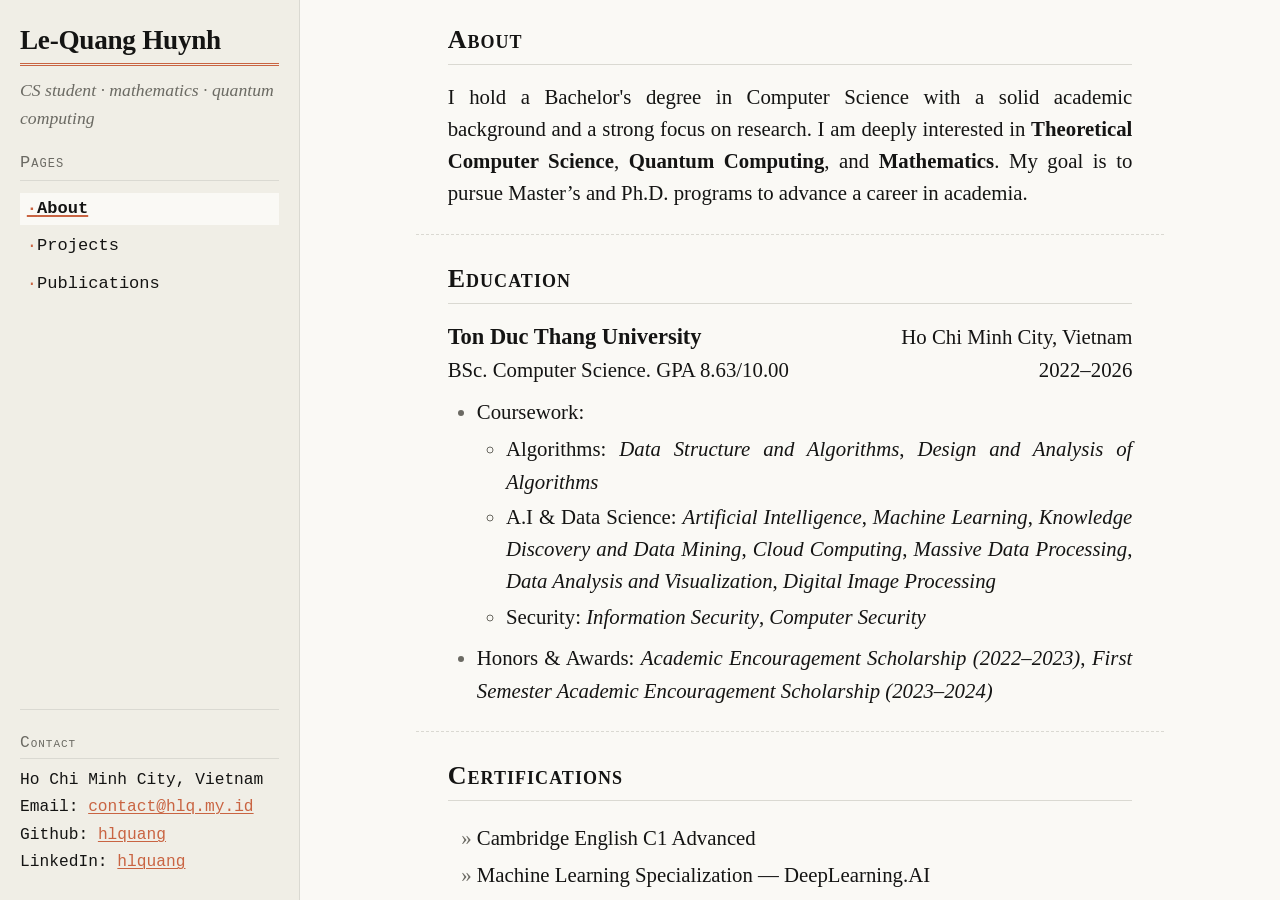
<file: index.html>
<!DOCTYPE html>
<html lang="en">
<head>
  <meta charset="utf-8">
  <meta name="viewport" content="width=device-width, initial-scale=1">
  <title>Le-Quang Huynh — Homepage</title>
  <meta name="description" content="Personal homepage of Le-Quang Huynh">
  <meta property="og:type" content="website">
  <meta property="og:site_name" content="Le-Quang Huynh">
  <meta property="og:title" content="Le-Quang Huynh — Homepage">
  <meta property="og:description" content="Personal homepage of Le-Quang Huynh">
  <meta property="og:url" content="https://hlq.my.id/">
  <meta property="og:image" content="https://hlq.my.id/logo.png">
  <meta property="og:image:width" content="576">
  <meta property="og:image:height" content="576">
  <meta name="twitter:card" content="summary">
  <meta name="twitter:title" content="Le-Quang Huynh — Homepage">
  <meta name="twitter:description" content="Personal homepage of Le-Quang Huynh">
  <meta name="twitter:image" content="https://hlq.my.id/logo.png">
  <link rel="stylesheet" href="style.css">
  <link rel="icon" href="logo.png" type="image/png">
</head>
<body>
  <a class="skip" href="#main">Skip to content</a>

  <div class="shell">
    <aside class="sidebar">
      <header class="site-head">
        <h1>Le-Quang Huynh</h1>
        <p class="tagline">CS student &middot; mathematics &middot; quantum computing</p>
      </header>

      <nav class="mono pages" aria-label="Pages">
        <p class="nav-label">Pages</p>
        <a href="index.html" aria-current="page">About</a>
        <a href="projects.html">Projects</a>
        <a href="publications.html">Publications</a>
      </nav>

      <div class="contact-block mono">
        <p class="nav-label">Contact</p>
        <p>
          Ho Chi Minh City, Vietnam<br>
          Email: <a href="mailto:contact@hlq.my.id">contact@hlq.my.id</a><br>
          Github: <a href="https://github.com/hlquang">hlquang</a><br>
          LinkedIn: <a href="https://linkedin.com/in/hlquang">hlquang</a>
        </p>
      </div>
    </aside>

    <main id="main" tabindex="-1">
      <section id="about" aria-labelledby="about-h">
        <h2 id="about-h">About</h2>
        <p>
          I hold a Bachelor's degree in Computer Science with a solid academic
          background and a strong focus on research. I am deeply interested in
          <strong>Theoretical Computer Science</strong>, <strong>Quantum Computing</strong>, 
          and <strong>Mathematics</strong>. My goal is to pursue Master’s and Ph.D. programs 
          to advance a career in academia.
        </p>
      </section>

      <hr>

      <section id="education" aria-labelledby="education-h">
        <h2 id="education-h">Education</h2>
        <div class="education-entry">
          <div class="edu-line">
            <strong>Ton Duc Thang University</strong>
            <span class="edu-meta">Ho Chi Minh City, Vietnam</span>
          </div>
          <div class="edu-line">
            <span>BSc. Computer Science. GPA 8.63/10.00</span>
            <span class="edu-meta">2022&ndash;2026</span>
          </div>
          <ul>
            <li>
              Coursework:
              <ul>
                <li>Algorithms: <i>Data Structure and Algorithms</i>, <i>Design and Analysis of Algorithms</i></li>
                <li>A.I & Data Science: <i>Artificial Intelligence</i>, <i>Machine Learning</i>, <i>Knowledge Discovery and Data Mining</i>, <i>Cloud Computing</i>, <i>Massive Data Processing</i>, <i>Data Analysis and Visualization</i>, <i>Digital Image Processing</i></li>
                <li>Security: <i>Information Security</i>, <i>Computer Security</i></li>
              </ul>
            </li>
            <li>
              Honors &amp; Awards: <i>Academic Encouragement Scholarship
              (2022&ndash;2023)</i>, <i>First Semester Academic Encouragement
              Scholarship (2023&ndash;2024)</i>
            </li>
          </ul>
        </div>
      </section>

      <hr>

      <section id="certifications" aria-labelledby="certifications-h">
        <h2 id="certifications-h">Certifications</h2>
        <ul class="plain">
          <li>Cambridge English C1 Advanced</li>
          <li>Machine Learning Specialization &mdash; DeepLearning.AI</li>
          <li>SEA Quantathon (QC4SG 2026) Finalists</li>
        </ul>
      </section>

      <hr>

      <section id="skills" aria-labelledby="skills-h">
        <h2 id="skills-h">Skills</h2>
        <ul class="plain">
          <li>Programming Languages: <i>Python</i>, <i>Java</i>, <i>C/C++</i></li>
          <li>Frameworks &amp; Libraries: <i>OpenCV</i>, <i>Qiskit</i>, <i>PennyLane</i>, <i>TensorFlow</i>, <i>PyTorch</i></li>
        </ul>
      </section>
    </main>
  </div>
</body>
</html>
</file>
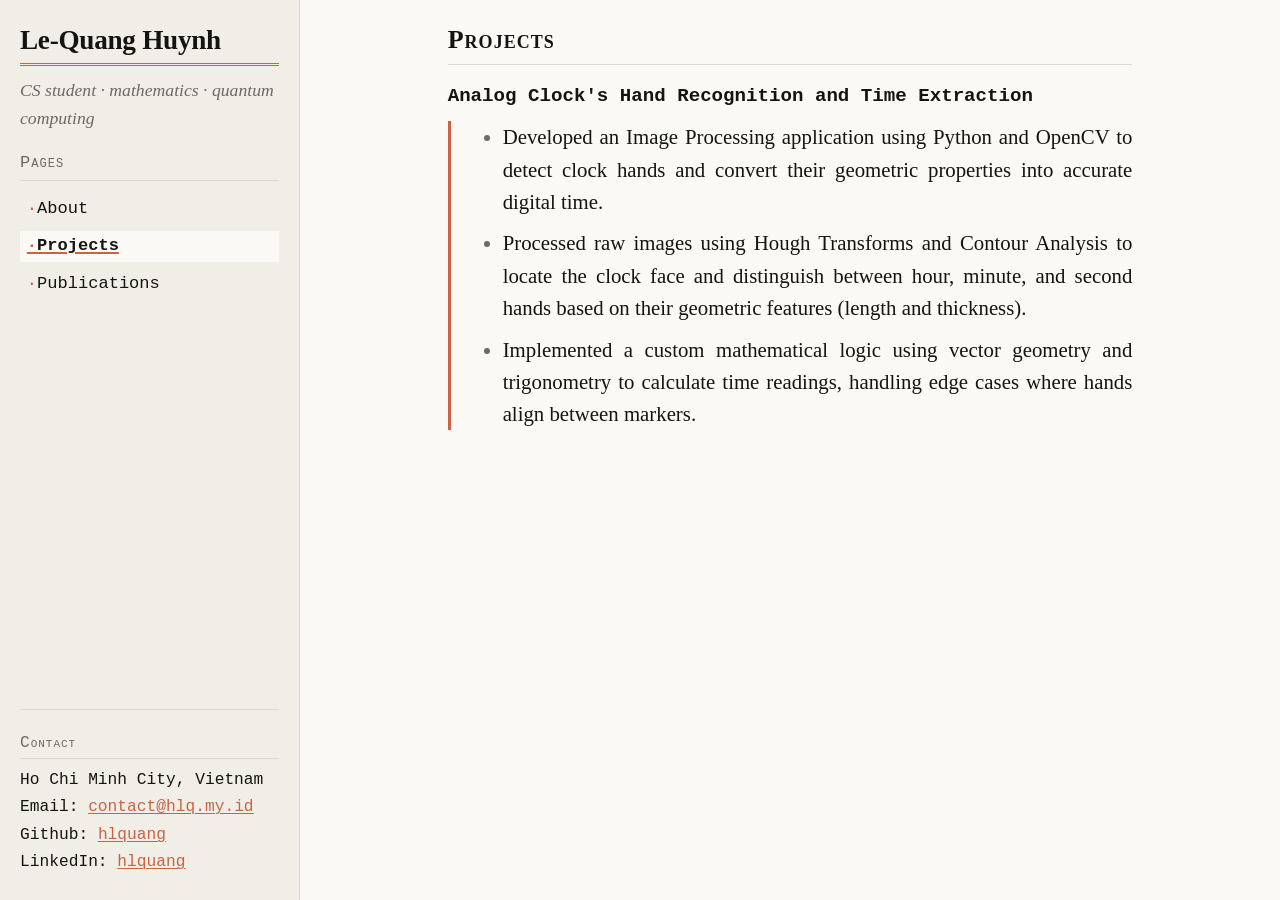
<file: projects.html>
<!DOCTYPE html>
<html lang="en">
<head>
  <meta charset="utf-8">
  <meta name="viewport" content="width=device-width, initial-scale=1">
  <title>Projects — Le-Quang Huynh</title>
  <meta name="description" content="Projects by Le-Quang Huynh">
  <meta property="og:type" content="website">
  <meta property="og:site_name" content="Le-Quang Huynh">
  <meta property="og:title" content="Projects — Le-Quang Huynh">
  <meta property="og:description" content="Projects by Le-Quang Huynh">
  <meta property="og:url" content="https://hlq.my.id/projects.html">
  <meta property="og:image" content="https://hlq.my.id/logo.png">
  <meta property="og:image:width" content="576">
  <meta property="og:image:height" content="576">
  <meta name="twitter:card" content="summary">
  <meta name="twitter:title" content="Projects — Le-Quang Huynh">
  <meta name="twitter:description" content="Projects by Le-Quang Huynh">
  <meta name="twitter:image" content="https://hlq.my.id/logo.png">
  <link rel="stylesheet" href="style.css">
  <link rel="icon" href="logo.png" type="image/png">
</head>
<body>
  <a class="skip" href="#main">Skip to content</a>

  <div class="shell">
    <aside class="sidebar">
      <header class="site-head">
        <h1>Le-Quang Huynh</h1>
        <p class="tagline">CS student &middot; mathematics &middot; quantum computing</p>
      </header>

      <nav class="mono pages" aria-label="Pages">
        <p class="nav-label">Pages</p>
        <a href="index.html">About</a>
        <a href="projects.html" aria-current="page">Projects</a>
        <a href="publications.html">Publications</a>
      </nav>

      <div class="contact-block mono">
        <p class="nav-label">Contact</p>
        <p>
          Ho Chi Minh City, Vietnam<br>
          Email: <a href="mailto:contact@hlq.my.id">contact@hlq.my.id</a><br>
          Github: <a href="https://github.com/hlquang">hlquang</a><br>
          LinkedIn: <a href="https://linkedin.com/in/hlquang">hlquang</a>
        </p>
      </div>
    </aside>

    <main id="main" tabindex="-1">
      <section id="projects" aria-labelledby="projects-h">
        <h2 id="projects-h">Projects</h2>
        <dl>
          <dt>Analog Clock's Hand Recognition and Time Extraction</dt>
          <dd>
            <ul class="project-points">
              <li>Developed an Image Processing application using Python and OpenCV to detect clock hands and convert their geometric properties into accurate digital time.</li>
              <li>Processed raw images using Hough Transforms and Contour Analysis to locate the clock face and distinguish between hour, minute, and second hands based on their geometric features (length and thickness).</li>
              <li>Implemented a custom mathematical logic using vector geometry and trigonometry to calculate time readings, handling edge cases where hands align between markers.</li>
            </ul>
          </dd>
        </dl>
      </section>
    </main>
  </div>
</body>
</html>
</file>
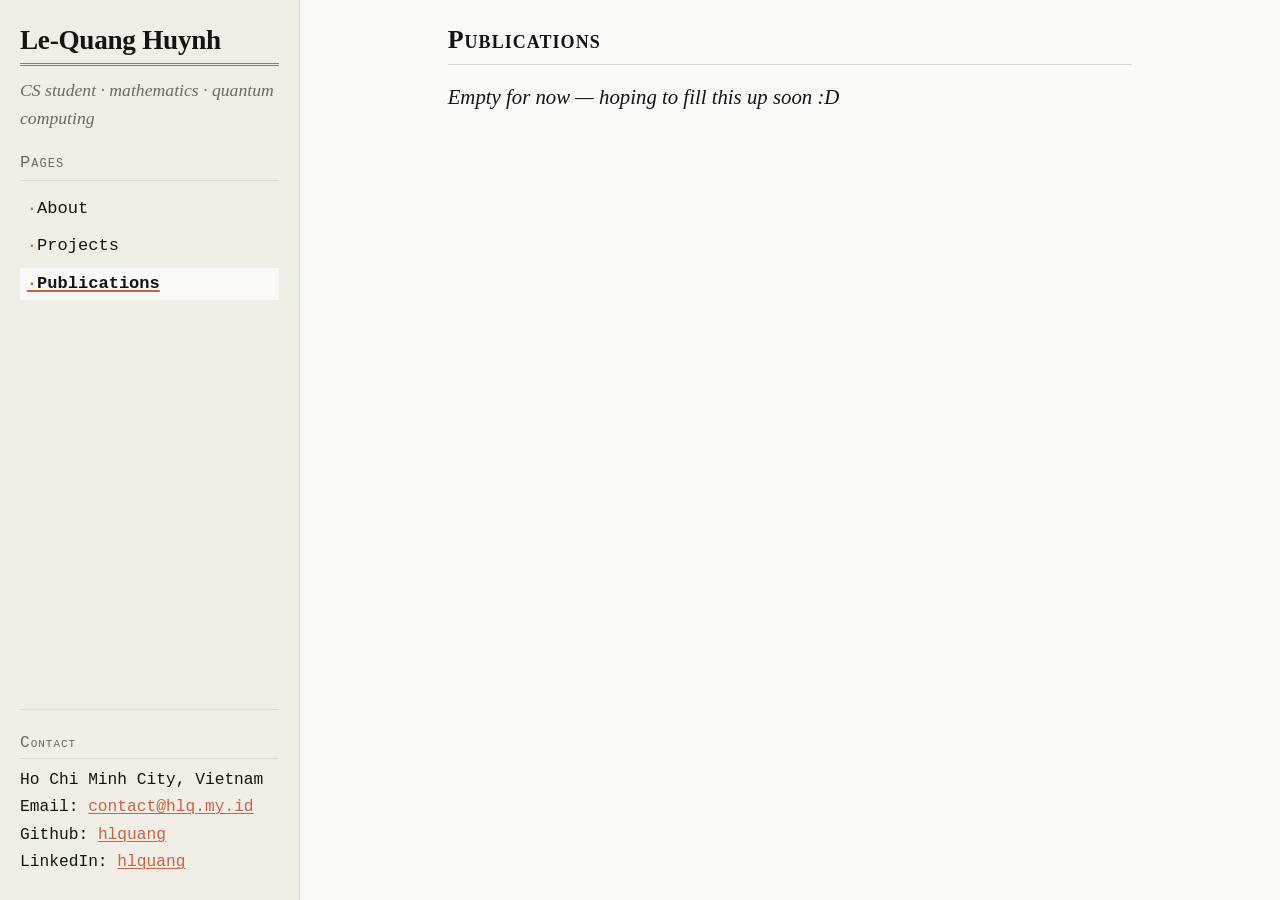
<file: publications.html>
<!DOCTYPE html>
<html lang="en">
<head>
  <meta charset="utf-8">
  <meta name="viewport" content="width=device-width, initial-scale=1">
  <title>Publications — Le-Quang Huynh</title>
  <meta name="description" content="Publications by Le-Quang Huynh">
  <meta property="og:type" content="website">
  <meta property="og:site_name" content="Le-Quang Huynh">
  <meta property="og:title" content="Publications — Le-Quang Huynh">
  <meta property="og:description" content="Publications by Le-Quang Huynh">
  <meta property="og:url" content="https://hlq.my.id/publications.html">
  <meta property="og:image" content="https://hlq.my.id/logo.png">
  <meta property="og:image:width" content="576">
  <meta property="og:image:height" content="576">
  <meta name="twitter:card" content="summary">
  <meta name="twitter:title" content="Publications — Le-Quang Huynh">
  <meta name="twitter:description" content="Publications by Le-Quang Huynh">
  <meta name="twitter:image" content="https://hlq.my.id/logo.png">
  <link rel="stylesheet" href="style.css">
  <link rel="icon" href="logo.png" type="image/png">
</head>
<body>
  <a class="skip" href="#main">Skip to content</a>

  <div class="shell">
    <aside class="sidebar">
      <header class="site-head">
        <h1>Le-Quang Huynh</h1>
        <p class="tagline">CS student &middot; mathematics &middot; quantum computing</p>
      </header>

      <nav class="mono pages" aria-label="Pages">
        <p class="nav-label">Pages</p>
        <a href="index.html">About</a>
        <a href="projects.html">Projects</a>
        <a href="publications.html" aria-current="page">Publications</a>
      </nav>

      <div class="contact-block mono">
        <p class="nav-label">Contact</p>
        <p>
          Ho Chi Minh City, Vietnam<br>
          Email: <a href="mailto:contact@hlq.my.id">contact@hlq.my.id</a><br>
          Github: <a href="https://github.com/hlquang">hlquang</a><br>
          LinkedIn: <a href="https://linkedin.com/in/hlquang">hlquang</a>
        </p>
      </div>
    </aside>

    <main id="main" tabindex="-1">
      <section id="publications" aria-labelledby="publications-h">
        <h2 id="publications-h">Publications</h2>
        <p><em>Empty for now — hoping to fill this up soon :D</em></p>
      </section>
    </main>
  </div>
</body>
</html>
</file>
<file: style.css>
/* Retro academic CV — hand-written, no frameworks. Claude-inspired light theme. */

:root {
  --bg: #faf9f5;
  --panel: #f0eee6;
  --text: #141413;
  --muted: #6b6a63;
  --rule: #dad9d2;
  --accent: #c96442;
  --accent-hover: #a94f32;
}

* {
  box-sizing: border-box;
}

html,
body {
  height: 100%;
}

html {
  scroll-behavior: smooth;
}

@media (prefers-reduced-motion: reduce) {
  html {
    scroll-behavior: auto;
  }
}

body {
  margin: 0;
  overflow: hidden;
  background: var(--bg);
  color: var(--text);
  font-family: Georgia, "Times New Roman", "Noto Serif", serif;
  font-size: clamp(1.08rem, 1rem + 0.45vw, 1.3rem);
  line-height: 1.55;
}

::selection {
  background: var(--accent);
  color: var(--bg);
}

.mono,
nav,
.contact-block,
dt {
  font-family: ui-monospace, Menlo, Consolas, "Courier New", monospace;
}

/* Shell layout: fixed sidebar + scrolling main pane */

.shell {
  display: grid;
  grid-template-columns: minmax(260px, 300px) 1fr;
  height: 100dvh;
}

.sidebar {
  display: flex;
  flex-direction: column;
  background: var(--panel);
  border-right: 1px solid var(--rule);
  padding: 1.5rem 1.25rem;
  overflow-y: auto;
}

.site-head h1 {
  font-size: clamp(1.3rem, 1.15rem + 0.7vw, 1.7rem);
  line-height: 1.2;
  letter-spacing: -0.01em;
  margin: 0 0 0.4em;
  border-bottom: 3px double var(--accent);
  padding-bottom: 0.25em;
}

.site-head h1 a {
  color: inherit;
  text-decoration: none;
}

.tagline {
  font-style: italic;
  color: var(--muted);
  font-size: 0.85em;
  margin: 0 0 1em;
}

nav {
  display: flex;
  flex-direction: column;
  gap: 0.35em;
  font-size: 0.82em;
}

.nav-label {
  font-variant: small-caps;
  letter-spacing: 0.06em;
  color: var(--muted);
  border-bottom: 1px solid var(--rule);
  padding-bottom: 0.2em;
  margin: 0 0 0.4em;
}

nav.pages {
  margin-bottom: 1.5em;
}

nav a[aria-current="page"] {
  font-weight: bold;
  background: var(--bg);
  text-decoration: underline;
  text-decoration-color: var(--accent);
  text-decoration-thickness: 2px;
  text-underline-offset: 0.12em;
}

.contact-block {
  font-size: 0.78em;
  margin-top: auto;
  padding-top: 1.25em;
  border-top: 1px solid var(--rule);
}

.contact-block p:not(.nav-label) {
  margin: 0;
  line-height: 1.7;
}

main {
  overflow-y: auto;
  outline: none;
  scroll-behavior: smooth;
}

.content-col,
main > * {
  max-width: 72ch;
  margin-inline: auto;
}

#top {
  position: absolute;
}

/* Sidebar nav links — retro bracket style */

nav a {
  text-decoration: none;
  color: var(--text);
  padding: 0.15em 0.4em;
}

nav a::before {
  content: "\00b7 ";
  color: var(--accent);
}

nav a:hover,
nav a:focus-visible {
  background: var(--bg);
  text-decoration: underline;
  text-decoration-color: var(--accent);
  text-underline-offset: 0.12em;
}

/* Sections & rules */

main section {
  margin-block: 1.25rem;
  padding-inline: clamp(1rem, 3vw, 2rem);
}

main hr {
  width: min(72ch, calc(100% - 2 * clamp(1rem, 3vw, 2rem)));
}

hr {
  border: 0;
  border-top: 1px dashed var(--rule);
  margin: 1.5rem auto;
}

h2 {
  font-size: 1.25em;
  font-variant: small-caps;
  letter-spacing: 0.04em;
  border-bottom: 1px solid var(--rule);
  padding-bottom: 0.15em;
  margin: 0 0 0.6em;
}

h3 {
  font-size: 1em;
  margin: 1.2em 0 0.3em;
}

p,
li,
dd {
  margin-block: 0.45em;
}

/* Justified body text with auto hyphenation (main pane only) */

main p,
main li,
main dd {
  text-align: justify;
  -webkit-hyphens: auto;
  hyphens: auto;
}

ul,
ol {
  padding-left: 1.4em;
}

li::marker {
  color: var(--muted);
}

small {
  color: var(--muted);
}

/* Links — classic, always underlined, terracotta accent */

a {
  color: var(--accent);
  text-decoration: underline;
  text-decoration-thickness: 1px;
  text-underline-offset: 0.12em;
}

a:visited {
  color: var(--accent-hover);
}

a:hover,
a:focus-visible {
  color: var(--accent-hover);
  text-decoration-thickness: 2px;
}

:focus-visible {
  outline: 2px solid var(--accent);
  outline-offset: 2px;
}

/* Education — Harvard CV template layout */

.education-entry {
  margin-bottom: 1.25rem;
}

.edu-line {
  display: flex;
  justify-content: space-between;
  align-items: baseline;
  gap: 0 1rem;
}

.edu-line strong {
  font-size: 1.08em;
}

.edu-meta {
  text-align: right;
  white-space: nowrap;
}

.education-entry ul {
  margin-top: 0.3em;
}

.education-entry ul ul {
  margin-top: 0.25em;
}

.education-entry ul ul li {
  margin-block: 0.15em;
}

/* Definition list (experience) */

dl {
  margin: 0.5em 0;
}

dt {
  font-weight: bold;
  margin-top: 0.9em;
  font-size: 0.92em;
}

dd {
  margin: 0.15em 0 0;
  padding-left: 1.1em;
  border-left: 3px solid var(--accent);
}

.project-points {
  margin: 0.25em 0 0;
}

/* Compact lists (skills) */

.plain {
  list-style: none;
  padding-left: 1.4em;
}

.plain li {
  list-style-type: "\00bb  ";
  list-style-position: outside;
  margin-block: 0.25em;
}

/* Skip link */

.skip {
  position: absolute;
  left: -999px;
  top: 0;
  z-index: 10;
  background: var(--panel);
  color: var(--accent);
  padding: 0.5em 1em;
}

.skip:focus {
  left: 0.5rem;
  top: 0.5rem;
}

/* Mobile fallback: sticky top bar, normal document flow */

@media (max-width: 768px) {
  body {
    overflow: auto;
  }

  .shell {
    display: block;
    height: auto;
    min-height: 100dvh;
  }

  .sidebar {
    position: sticky;
    top: 0;
    z-index: 5;
    flex-direction: row;
    flex-wrap: wrap;
    align-items: baseline;
    gap: 0.25rem 1rem;
    padding: 0.75rem 1rem;
    border-right: 0;
    border-bottom: 1px solid var(--rule);
    overflow-y: visible;
  }

  .site-head h1 {
    font-size: 1.05rem;
    border-bottom: 0;
    padding-bottom: 0;
    margin: 0;
  }

  .tagline,
  .contact-block,
  .nav-label {
    display: none;
  }

  nav {
    flex-direction: row;
    flex-wrap: wrap;
    gap: 0 0.75em;
    font-size: 0.8em;
  }

  nav.pages {
    margin-bottom: 0;
  }
}

/* Print */

@media print {
  body {
    overflow: visible;
    height: auto;
    font-size: 11pt;
  }

  .shell {
    display: block;
    height: auto;
  }

  .sidebar,
  .skip {
    display: none;
  }

  main {
    overflow: visible;
  }

  main section {
    padding-inline: 0;
    max-width: none;
  }

  a {
    color: #000;
  }

  a[href^="http"]::after {
    content: " (" attr(href) ")";
    font-size: 0.85em;
    word-break: break-all;
  }
}
</file>
